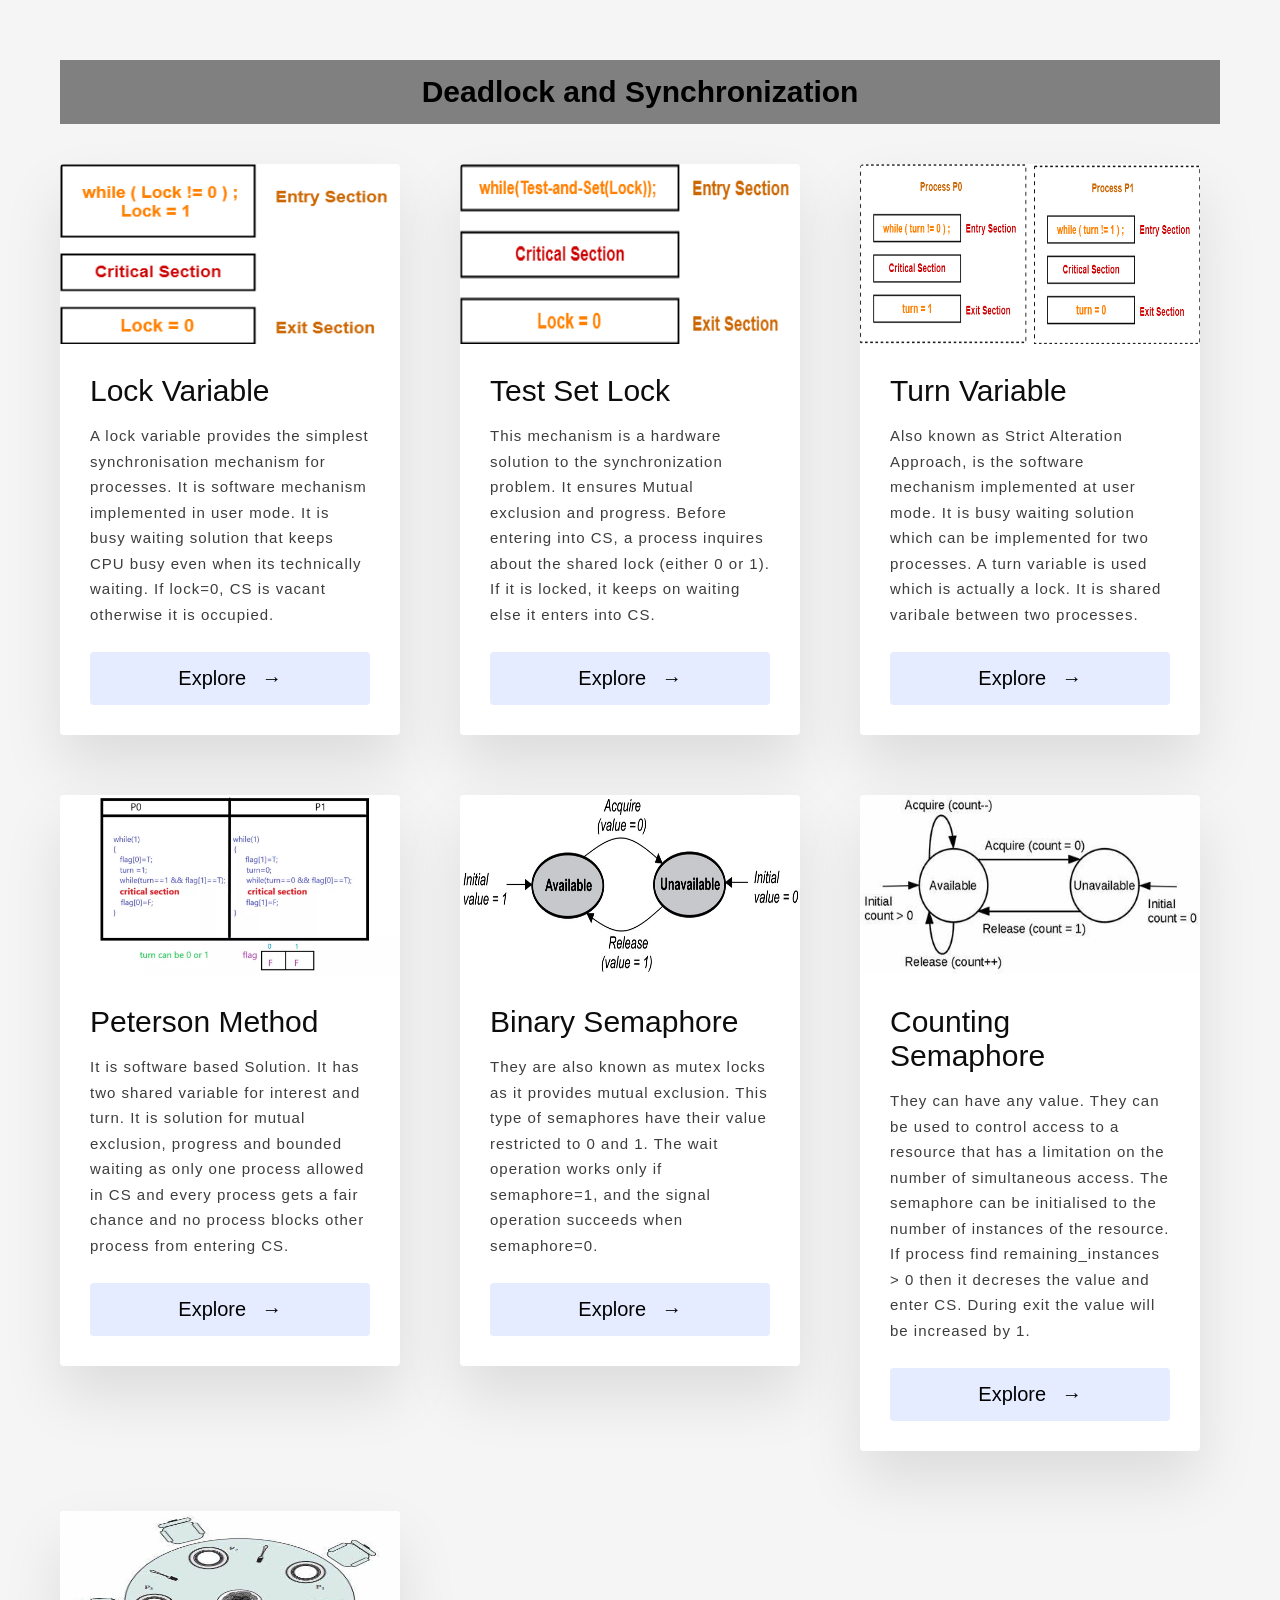
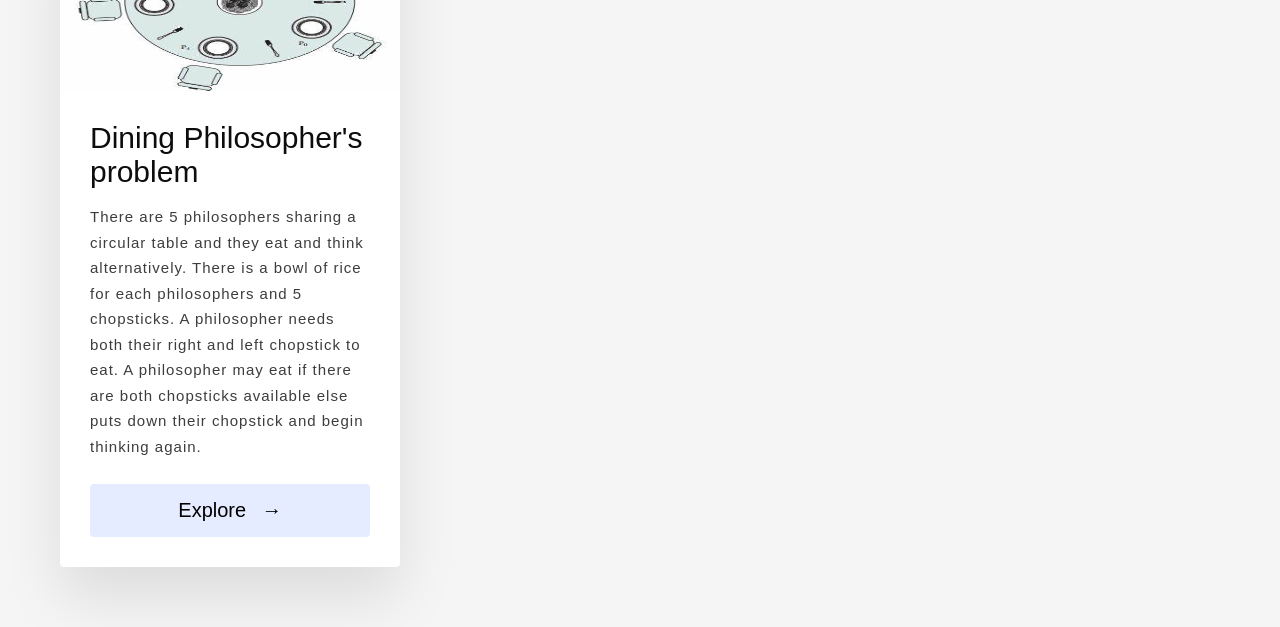
<file: synchronization/Deadlocak-Synchronization-os/index.html>
<!DOCTYPE html>
<html class="no-js" lang="en-GB">
  <head>
    <meta charset="utf-8">
    <link rel="stylesheet" type="text/css" href="home.css">
    <meta http-equiv="x-ua-compatible" content="ie=edge">
    <meta name="viewport" content="width=device-width, initial-scale=1, shrink-to-fit=no">
    <title>Deadlock and Synchronization</title>
  </head>

<body>
<div class="heading">
  <b>Deadlock and Synchronization</b>
</div>
<div class="flexible">
  <div class="grid">
    <!-- <div class="grid__item">
      <div class="card"><img class="card__img" src="images/bankers.jpg" alt="Desert">
        <div class="card__content">
          <h1 class="card__header">Banker's Algorithm</h1>
          <p class="card__text">The banker's algorithm is a resource allocation algorithm and deadlock avoidance algorithm that tests for safety by simulating the alocation for predetermined maximum possible amounts of all resources and making decision whether allocation should be allowed or not.</p>
          <a href="Bankers.html"><button class="card__btn">Explore <span>&rarr;</span></button></a>
        </div>
      </div>
    </div>   -->
    <div class="grid__item">
      <div class="card"><img class="card__img" src="images/Lock-Variable.png" alt="Lock_varia">
        <div class="card__content">
          <h1 class="card__header">Lock Variable</h1>
          <p class="card__text">A lock variable provides the simplest synchronisation mechanism for processes. It is software mechanism implemented in user mode. It is busy waiting solution that keeps CPU busy even when its technically waiting. If lock=0, CS is vacant otherwise it is occupied.</p>
          <a href="lock_variable.html"><button class="card__btn">Explore <span>&rarr;</span></button></a>
        </div>
      </div>
    </div>
    <div class="grid__item">
      <div class="card"><img class="card__img" src="images/Test-and-Set-Lock.png" alt="Test_set_lock">
        <div class="card__content">
          <h1 class="card__header">Test Set Lock</h1>
          <p class="card__text">This mechanism is a hardware solution to the synchronization problem. It ensures Mutual exclusion and progress. Before entering into CS, a process inquires about the shared lock (either 0 or 1). If it is locked, it keeps on waiting else it enters into CS.</p>
          <a href="TSL.html"><button class="card__btn">Explore <span>&rarr;</span></button></a>
        </div>
      </div>
    </div>
    <div class="grid__item">
      <div class="card"><img class="card__img" src="images/Turn-Variable.png" alt="Canyons">
        <div class="card__content">
          <h1 class="card__header">Turn Variable</h1>
          <p class="card__text">Also known as Strict Alteration Approach, is the software mechanism implemented at user mode. It is busy waiting solution which can be implemented for two processes. A turn variable is used which is actually a lock. It is shared varibale between two processes.</p>
          <a href="turn_variable.html"><button class="card__btn">Explore <span>&rarr;</span></button></a>
        </div>
      </div>
    </div>
    <div class="grid__item">
      <div class="card"><img class="card__img" src="images/peterson.jpg" alt="Canyons">
        <div class="card__content">
          <h1 class="card__header">Peterson Method</h1>
          <p class="card__text">It is software based Solution. It has two shared variable for interest and turn. It is solution for mutual exclusion, progress and bounded waiting as only one process allowed in CS and every process gets a fair chance and no process blocks other process from entering CS.</p>
          <a href="Peterson's_algorithm.html"><button class="card__btn">Explore <span>&rarr;</span></button></a>
        </div>
      </div>
    </div>
    <div class="grid__item">
      <div class="card"><img class="card__img" src="images/binary.jpg" alt="Snowy Mountains">
        <div class="card__content">
          <h1 class="card__header">Binary Semaphore</h1>
          <p class="card__text">They are also known as mutex locks as it provides mutual exclusion. This type of semaphores have their value restricted to 0 and 1. The wait operation works only if semaphore=1, and the signal operation succeeds when semaphore=0.</p>
          <a href="binary_semaphore.html"><button class="card__btn">Explore <span>&rarr;</span></button></a>
        </div>
      </div>
    </div>
    <div class="grid__item">
      <div class="card"><img class="card__img" src="images/counting.jpeg" alt="Canyons">
        <div class="card__content">
          <h1 class="card__header">Counting Semaphore</h1>
          <p class="card__text">They can have any value. They can be used to control access to a resource that has a limitation on the number of simultaneous access. The semaphore can be initialised to the number of instances of the resource. If process find remaining_instances > 0 then it decreses the value and enter CS. During exit the value will be increased by 1.</p>
          <a href="counting_semaphore.html"><button class="card__btn">Explore <span>&rarr;</span></button></a>
        </div>
      </div>
    </div>
    <!-- <div class="grid__item">
      <div class="card"><img class="card__img" src="images/producer_consumer.png" alt="Desert">
        <div class="card__content">
          <h1 class="card__header">Producer and Consumer</h1>
          <p class="card__text">It is a classical multi-process synchronisation problem. There is one producer and one consumer. Producer is producing some items until buffer is full, whereas consumer consumes the item until buffer is empty. They share same memory buffer which is of fixed size. But both cannot access the memory buffer at the same time.</p>
          <a href="p&c.html"><button class="card__btn">Explore <span>&rarr;</span></button></a>
        </div>
      </div>
    </div> -->
    <div class="grid__item">
      <div class="card"><img class="card__img" src="images/dining.jpeg" alt="Desert">
        <div class="card__content">
          <h1 class="card__header">Dining Philosopher's problem</h1>
          <p class="card__text">There are 5 philosophers sharing a circular table and they eat and think alternatively. There is a bowl of rice for each philosophers and 5 chopsticks. A philosopher needs both their right and left chopstick to eat. A philosopher may eat if there are both chopsticks available else puts down their chopstick and begin thinking again.</p>
          <a href="dining_philosophers.html"><button class="card__btn">Explore <span>&rarr;</span></button></a>
        </div>
      </div>
    </div>
  </div>
</div>
</body>
</html>
</file>
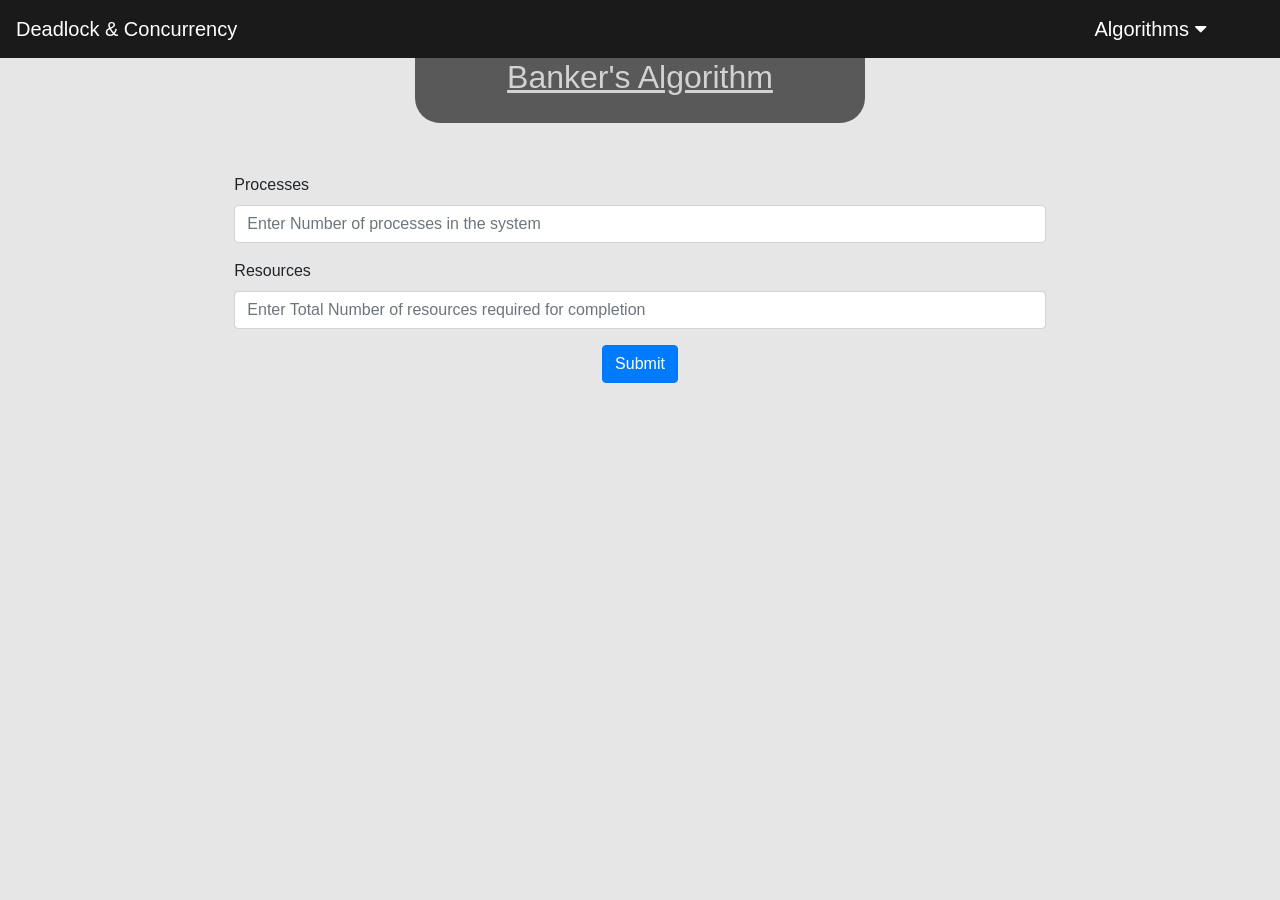
<file: synchronization/Deadlocak-Synchronization-os/Bankers.html>
<!DOCTYPE html>
<html lang="en">
<head>
    <meta charset="UTF-8">
    <meta name="viewport" content="width=device-width, initial-scale=1.0">
    <meta http-equiv="X-UA-Compatible" content="ie=edge">
    <link rel="stylesheet" href="https://cdn.jsdelivr.net/npm/bootstrap@4.5.3/dist/css/bootstrap.min.css">
    <title>Banker's Algorithm</title>
    
    <link rel="stylesheet" href="https://cdnjs.cloudflare.com/ajax/libs/font-awesome/4.7.0/css/font-awesome.min.css">
    <style>
       
       
        body {
            background-color: #e6e6e6;
        }
        
        body {
        font-family: Arial, Helvetica, sans-serif;
        margin:0;
        padding:0;
        }

        #navbar {
        overflow: hidden;
        background-color: #1a1a1a;
        }

        #navbar a {
        float: left;
        font-size: 20px;
        color: white;
        text-align: center;
        padding: 14px 16px;
        text-decoration: none;
        }

        #dropdown {
        float: right;
        overflow: hidden;
        min-width:260px;
        /*position: absolute;
        right:50px;*/
        }

        #dropdown #dropbtn {
        font-size: 20px;  
        border: none;
        outline: none;
        color: white;
        padding: 14px 16px;
        background-color: inherit;
        font-family: inherit;
        margin: 0;
        width:260px;
        }

        #navbar a:hover, #dropdown:hover #dropbtn {background-color: red;
        }

        #dropdown-content {
        display: none;
        position: absolute;
        background-color: #f9f9f9;
        min-width: 260px;
        box-shadow: 0px 8px 16px 0px rgba(0,0,0,0.2);
        z-index: 1;
        }

        #dropdown-content a {
        float: none;
        color: black;
        padding: 12px 16px;
        text-decoration: none;
        display: block;
        text-align: left;
        }

        #dropdown-content a:hover {
        background-color: #ddd;
        }

        #dropdown:hover #dropdown-content {
        display: block;
        }
        #heading {
            background-color: #595959;
            height: 65px;
            text-align: center;
            color: #d3d2d2;
            width:450px;
            margin:auto;
            margin-bottom: 50px;
            border-bottom-left-radius: 25px;
            border-bottom-right-radius: 25px;
            margin-top: -24px;
        }
    </style>
    
    
</head>
<body>
    <div id="navbar">
        <a href="index.html">Deadlock & Concurrency</a>
        <div id="dropdown">
          <button id="dropbtn">Algorithms 
            <i class="fa fa-caret-down"></i>
          </button>
          <div id="dropdown-content">
            <a href="lock_variable.html">Lock Variable</a>  
            <a href="TSL.html">TSL Mechanism</a>
            <a href="turn_variable.html">Turn Variable</a>
            <a href="binary_semaphore.html">Binary Semaphore</a>
            <a href="counting_semaphore.html">Counting Semaphore</a>
            <a href="Peterson's_algorithm.html">Peterson Solution</a>
            <a href="p&c.html">Producer & Consumer</a>
            <a href="dining_philosophers.html">Dining Philosopher</a>
            <a href="Bankers.html">Banker's algorithm</a>
            </div>
        </div> 
      </div>
    <div class="container-fluid p-4">
        <div class="row">
            <div class="col-2" id="col2"></div>
            <div class="col-8" id="col8">
                <div>
                    <div id="heading">
                        <center><u><h2>Banker's Algorithm</h2></u></center>
                    </div>
                    <form id="initial-submit" class="form" style="margin-top:50px;">
                        <div class="form-group">
                            <label for="processes">Processes</label>
                            <input type="number" class="form-control" id="processes"
                                placeholder="Enter Number of processes in the system" name="processes" required>
                        </div>
                        <div class="form-group">
                            <label for="resources">Resources</label>
                            <input type="number" class="form-control" id="resources"
                                placeholder="Enter Total Number of resources required for completion" name="resources" required>
                        </div>
                
                        <div class="text-center">
                            <button type="submit" class="btn btn-primary initial-btn">Submit</button>
                        </div>
                    </form>
                </div>
            </div>
        </div>
    </div>

    <script src="https://cdnjs.cloudflare.com/ajax/libs/jquery/3.5.1/jquery.min.js"></script>
    <script src="Bankers.js"></script>
</body>
</html>
</file>
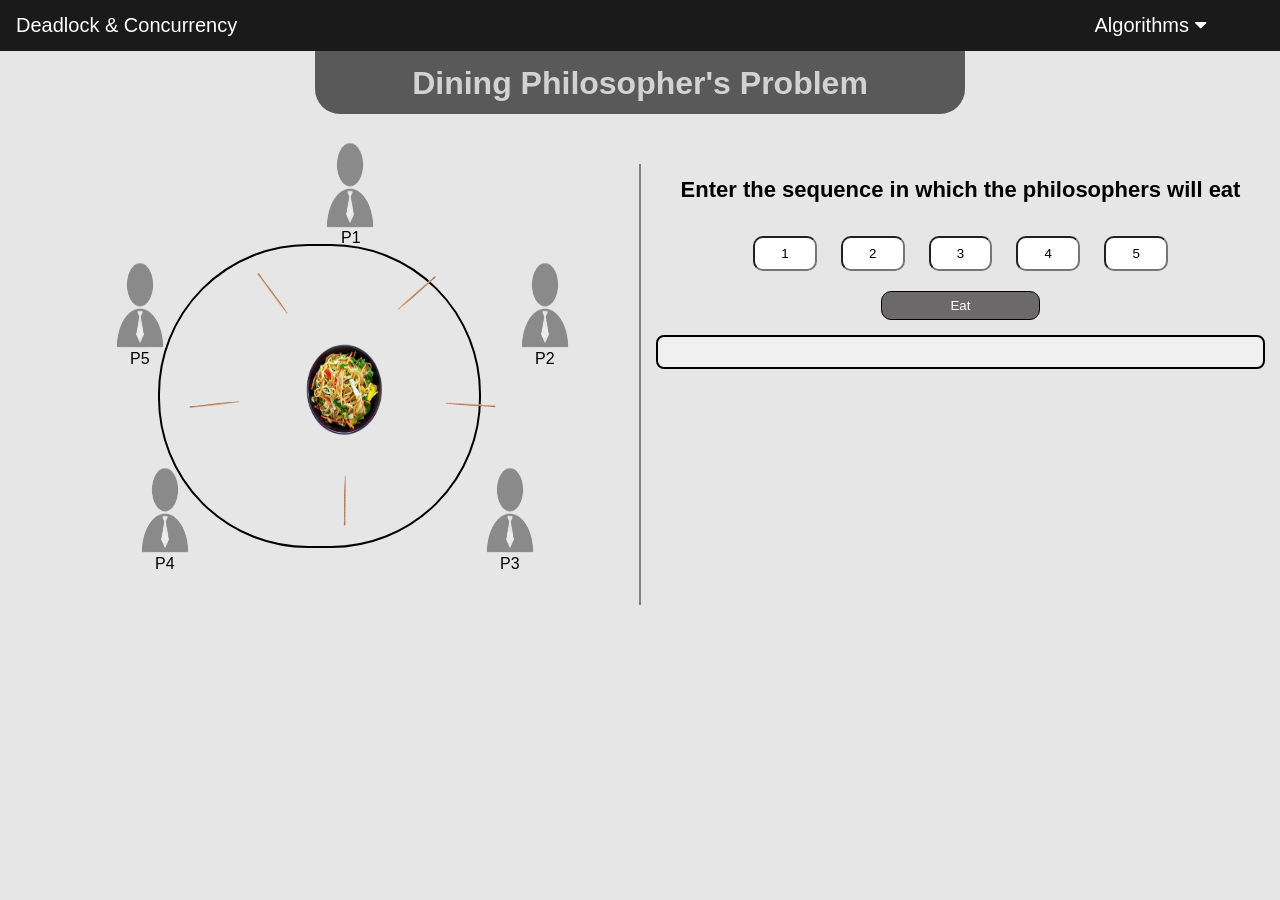
<file: synchronization/Deadlocak-Synchronization-os/dining_philosophers.html>
<!DOCTYPE html>
<html lang="en">

<head>
    <meta charset="UTF-8">
    <meta name="viewport" content="width=device-width, initial-scale=1.0">
    <title>Dining Philosopher's Problem</title>
    <script src="https://cdnjs.cloudflare.com/ajax/libs/jquery/3.5.1/jquery.min.js"></script>
    <link rel="stylesheet" href="https://cdnjs.cloudflare.com/ajax/libs/font-awesome/4.7.0/css/font-awesome.min.css">
    <style>
        * {
            margin: 0;
            padding: 0;
        }
        
        body {
            background-color: #e6e6e6;
        }
        
        body {
            font-family: Arial, Helvetica, sans-serif;
            margin: 0;
            padding: 0;
        }
        
        #navbar {
            overflow: hidden;
            background-color: #1a1a1a;
        }
        
        #navbar a {
            float: left;
            font-size: 20px;
            color: white;
            text-align: center;
            padding: 14px 16px;
            text-decoration: none;
        }
        
        #dropdown {
            float: right;
            overflow: hidden;
            min-width: 260px;
            /*position: absolute;
        right:50px;*/
        }
        
        #dropdown #dropbtn {
            font-size: 20px;
            border: none;
            outline: none;
            color: white;
            padding: 14px 16px;
            background-color: inherit;
            font-family: inherit;
            margin: 0;
            width: 260px;
        }
        
        #navbar a:hover,
        #dropdown:hover #dropbtn {
            background-color: red;
        }
        
        #dropdown-content {
            display: none;
            position: absolute;
            background-color: #f9f9f9;
            min-width: 260px;
            box-shadow: 0px 8px 16px 0px rgba(0, 0, 0, 0.2);
            z-index: 1;
        }
        
        #dropdown-content a {
            float: none;
            color: black;
            padding: 12px 16px;
            text-decoration: none;
            display: block;
            text-align: left;
        }
        
        #dropdown-content a:hover {
            background-color: #ddd;
        }
        
        #dropdown:hover #dropdown-content {
            display: block;
        }
        
        #heading {
            padding-top: 8px;
            background-color: #595959;
            height: 55px;
            text-align: center;
            color: #d3d2d2;
            width: 650px;
            margin: auto;
            margin-bottom: 50px;
            border-bottom-left-radius: 25px;
            border-bottom-right-radius: 25px;
        }
        
        #display {
            display: flex;
            flex-direction: row;
            height: 100%;
        }
        
        #table {
            border: 2px solid black;
            border-radius: 150px;
            height: 300px;
            width: 50%;
            margin: auto;
            margin-top: 80px;
        }
        
        #image {
            width: 50%;
        }
        
        .philosopher {
            height: 100px;
            width: 100px;
        }
        
        #p1 {
            position: absolute;
            top: 135px;
            left: 300px;
            opacity: 40%;
        }
        
        #p2 {
            position: absolute;
            top: 255px;
            left: 495px;
            opacity: 40%;
        }
        
        #p3 {
            position: absolute;
            top: 460px;
            left: 460px;
            opacity: 40%;
        }
        
        #p4 {
            position: absolute;
            top: 460px;
            left: 115px;
            opacity: 40%;
        }
        
        #one {
            position: absolute;
            top: 229px;
            left: 341px;
            z-index: 1;
        }
        
        #two {
            position: absolute;
            top: 350px;
            left: 535px;
            z-index: 1;
        }
        
        #three {
            position: absolute;
            top: 555px;
            left: 500px;
            z-index: 1;
        }
        
        #four {
            position: absolute;
            top: 555px;
            left: 155px;
            z-index: 1;
        }
        
        #five {
            position: absolute;
            top: 350px;
            left: 130px;
            z-index: 1;
        }
        
        #p5 {
            position: absolute;
            top: 255px;
            left: 90px;
            opacity: 40%;
        }
        
        .chopstick {
            height: 70px;
            width: 70px;
        }
        
        #c0 {
            position: absolute;
            top: 255px;
            left: 235px;
            transform: rotate(255deg);
        }
        
        #c1 {
            position: absolute;
            top: 255px;
            left: 385px;
            transform: rotate(-20deg);
        }
        
        #c2 {
            position: absolute;
            top: 370px;
            left: 440px;
            transform: rotate(25deg);
        }
        
        #c3 {
            position: absolute;
            top: 470px;
            left: 310px;
            transform: rotate(112deg);
        }
        
        #c4 {
            position: absolute;
            top: 370px;
            left: 175px;
            transform: rotate(195deg);
        }
        
        #main-bowl {
            position: absolute;
            top: 340px;
            left: 285px;
            height: 100px;
            width: 100px;
        }
        
        .noodle-bowl {
            height: 60px;
            width: 60px;
        }
        
        #b1 {
            position: absolute;
            top: 253px;
            left: 310px;
            opacity: 0%;
        }
        
        #b2 {
            position: absolute;
            top: 315px;
            left: 417px;
            opacity: 0%;
        }
        
        #b3 {
            position: absolute;
            top: 445px;
            left: 395px;
            opacity: 0%;
        }
        
        #b4 {
            position: absolute;
            top: 445px;
            left: 225px;
            opacity: 0%;
        }
        
        #blank {
            height: 57px;
        }
        
        #b5 {
            position: absolute;
            top: 315px;
            left: 188px;
            opacity: 0%;
        }
        
        #working {
            width: 50%;
            height: auto;
            display: flex;
            flex-direction: column;
            border-left: 2px solid gray;
        }
        
        #user-inp {
            text-align: center;
            margin: 13px auto;
            font-size: 22px;
            font-weight: bold;
        }
        
        #pno-inputs {
            display: flex;
            flex-direction: row;
            margin: 10px 100px;
        }
        
        input {
            width: 10%;
            margin: 10px auto;
            padding: 8px;
            text-align: center;
            border-radius: 10px;
        }
        
        button {
            width: 25%;
            margin: 0px auto;
            color: white;
            background-color: #6b6969;
            border: 1px solid black;
            padding: 6px;
            border-radius: 10px;
        }
        
        #st-list {
            border: 2px solid black;
            border-radius: 8px;
            width: 90%;
            height: auto;
            margin: 15px auto;
            background: #f4f4f4c4;
            text-align: center;
            padding: 15px;
        }
        
        li {
            list-style-type: none;
            margin-top: 4px;
            font-size: 18px;
        }
    </style>
</head>

<body>

    <div id="navbar">
        <a href="index.html">Deadlock & Concurrency</a>
        <div id="dropdown">
            <button id="dropbtn">Algorithms 
            <i class="fa fa-caret-down"></i>
          </button>
            <div id="dropdown-content">
                <a href="lock_variable.html">Lock Variable</a>
                <a href="TSL.html">TSL Mechanism</a>
                <a href="turn_variable.html">Turn Variable</a>
                <a href="binary_semaphore.html">Binary Semaphore</a>
                <a href="counting_semaphore.html">Counting Semaphore</a>
                <a href="Peterson's_algorithm.html">Peterson Solution</a>
                <a href="p&c.html">Producer & Consumer</a>
                <a href="dining_philosophers.html">Dining Philosopher</a>
                <a href="Bankers.html">Banker's algorithm</a>
            </div>
        </div>
    </div>


    <div id="heading">
        <h1 style="padding-top: 6px;">Dining Philosopher's Problem</h1>
    </div>
    <section id="display">
        <div id="image">
            <div id="table"></div>
            <img src="images/p1.png" alt="" class="philosopher" id="p1">
            <img src="images/p1.png" alt="" class="philosopher" id="p2">
            <img src="images/p1.png" alt="" class="philosopher" id="p3">
            <img src="images/p1.png" alt="" class="philosopher" id="p4">
            <img src="images/p1.png" alt="" class="philosopher" id="p5">
            <div id="one">P1</div>
            <div id="two">P2</div>
            <div id="three">P3</div>
            <div id="four">P4</div>
            <div id="five">P5</div>

            <img src="images/c1.png" alt="" class="chopstick" id="c0">
            <img src="images/c1.png" alt="" class="chopstick" id="c1">
            <img src="images/c1.png" alt="" class="chopstick" id="c2">
            <img src="images/c1.png" alt="" class="chopstick" id="c3">
            <img src="images/c1.png" alt="" class="chopstick" id="c4">
            <img src="images/n1.png" alt="" id="main-bowl">
            <img src="images/n1.png" alt="" class="noodle-bowl" id="b1">
            <img src="images/n1.png" alt="" class="noodle-bowl" id="b2">
            <img src="images/n1.png" alt="" class="noodle-bowl" id="b3">
            <img src="images/n1.png" alt="" class="noodle-bowl" id="b4">
            <img src="images/n1.png" alt="" class="noodle-bowl" id="b5">
            <div id="blank"></div>
        </div>
        <div id="working">
            <p id="user-inp">Enter the sequence in which the philosophers will eat</p>
            <div id="pno-inputs">
                <input type="text" name="pno1" id="pno1" value="1">
                <input type="text" name="pno2" id="pno2" value="2">
                <input type="text" name="pno3" id="pno3" value="3">
                <input type="text" name="pno4" id="pno4" value="4">
                <input type="text" name="pno5" id="pno5" value="5">
            </div>
            <small id="help"></small>
            <button id="eat">Eat</button>
            <!-- <p id="status"> -->
            <ul id="st-list"></ul>

        </div>
    </section>
</body>
<script>
    $(document).ready(function() {
        let chopsticks = [1, 1, 1, 1, 1];
        let no1, no2, no3, no4, no5;
        let pno_list = [1, 2, 3, 4, 5];
        let allocated_phil = [];
        let status = '';
        // $("#status").text(status);
        $("#eat").click(function() {
            status = '';
            pno_list = [];
            allocated_phil = [];
            no1 = parseInt($("#pno1").val());
            pno_list.push(no1);
            no2 = parseInt($("#pno2").val());
            pno_list.push(no2);
            no3 = parseInt($("#pno3").val());
            pno_list.push(no3);
            no4 = parseInt($("#pno4").val());
            pno_list.push(no4);
            no5 = parseInt($("#pno5").val());
            pno_list.push(no5);
            runProcess(pno_list);
        });

        function runProcess(pno_list) {


            // console.log("Checking resource availablity for Philosopher " + pno);
            status += '<li style="color: black;">Checking resource availablity for all Philosophers</li>';
            $("#st-list").html(status);
            setTimeout(() => {
                pno_list.forEach(pno => {
                    if (chopsticks[pno - 1] == 1 && chopsticks[pno % 5] == 1) {
                        console.log(pno + " " + (pno - 1) + " " + (pno % 5));
                        status += '<li style="color: green;">Allocating resources to Philosopher ' + pno + '</li>';
                        allocated_phil.push(pno);
                        pno_list = $.grep(pno_list, function(value) {
                            return value != pno;
                        });
                        $("#p" + pno).css("opacity", "100%");
                        $("#b" + pno).css("opacity", "100%");
                        $("#c" + (pno - 1)).css("opacity", "0%");
                        $("#c" + (pno % 5)).css("opacity", "0%");
                        $("#st-list").html(status);
                        chopsticks[pno - 1] = 0;
                        chopsticks[pno % 5] = 0;
                    } else {
                        status += '<li style="color: red;">Resources not available for Philosopher ' + pno + '</li>';
                        $("#st-list").html(status);
                    }
                });

                setTimeout(() => {
                    allocated_phil.forEach(pno => {
                        status += '<li style="color: black;">Philosopher ' + pno + ' is done eating. Freeing Resources</li>';
                        $("#p" + pno).css("opacity", "40%");
                        $("#b" + pno).css("opacity", "0%");
                        $("#c" + (pno - 1)).css("opacity", "100%");
                        $("#c" + (pno % 5)).css("opacity", "100%");
                        $("#st-list").html(status);
                        chopsticks[pno - 1] = 1;
                        chopsticks[pno % 5] = 1;
                        allocated_phil = $.grep(allocated_phil, function(value) {
                            return value != pno;
                        });
                    });
                    if (pno_list.length != 0) {
                        runProcess(pno_list)
                    }

                }, 3000);
            }, 2000);
        }
    });
</script>

</html>
</file>
<file: synchronization/Deadlocak-Synchronization-os/home.css>
*,
*::before,
*::after {
  margin: 0;
  padding: 0;
  box-sizing: inherit;
}

html {
  box-sizing: border-box;
  font-size: 62.5%;
}

body {
  display: block;
  justify-content: center;
  align-content: center;
  padding: 6rem;
  background-color: #f5f5f5;
  font-family: "Inter", sans-serif;
}
@media (max-width: 60em) {
  body {
    padding: 3rem;
  }
}

.flexible{
  display: flex;
  margin-top:40px;
}

.grid {
  display: grid;
  width: 114rem;
  grid-gap: 6rem;
  grid-template-columns: repeat(auto-fit, minmax(30rem, 1fr));
  align-items: start;
}

@media (max-width: 60em) {
  .grid {
    grid-gap: 3rem;
  }
}
.grid__item {
  background-color: #fff;
  border-radius: .4rem;
  overflow: hidden;
  box-shadow: 0 3rem 6rem rgba(0, 0, 0, 0.1);
  cursor: pointer;
  transition: 0.3s;
}
.grid__item:hover {
  transform: translateY(-1%);
  box-shadow: 0 4rem 8rem rgba(0, 0, 0, 0.2);
}

.card__img {
  display: block;
  width: 100%;
  height: 18rem;
  object-fit: fill;
}
.card__content {
  padding: 3rem 3rem;
}
.card__header {
  font-size: 3rem;
  font-weight: 500;
  color: #0d0d0d;
  margin-bottom: 1.5rem;
}
.card__text {
  font-size: 1.5rem;
  letter-spacing: .1rem;
  line-height: 1.7;
  color: #3d3d3d;
  margin-bottom: 2.5rem;
}
.card__btn {
  display: block;
  width: 100%;
  padding: 1.5rem;
  font-size: 2rem;
  text-align: center;
  color: #000000;
  background-color: #e6ecff;
  border: none;
  border-radius: .4rem;
  transition: 0.2s;
  cursor: pointer;
}
.card__btn span {
  margin-left: 1rem;
  transition: 0.2s;
}
.card__btn:hover, .card__btn:active {
  background-color: #dce4ff;
}
.card__btn:hover span, .card__btn:active span {
  margin-left: 1.5rem;
}

a{
    text-decoration: none;
}
.heading{
  margin-bottom: 25px;
  font-size: 30px;
  background:gray;
  text-align: center;
  padding:15px;
}
.footer{
  box-sizing: border-box;
  border: 1px solid grey;
  margin-top:60px;
  font-size:16px;
  background-color: ivory;
}

.footer .column {
  float: left;
  width: 20%;
  margin-bottom: 16px;
  padding: 0 8px;
  overflow: hidden;
}

@media screen and (max-width: 650px) {
  .footer .column {
    width: 100%;
    display: block;
  }
}

.footer .card {
  box-shadow: 0 4px 8px 0 rgba(0, 0, 0, 0.2);
}

.footer .container {
  padding: 0 16px;
}

.footer .container::after, .footer .row::after {
  content: "";
  clear: both;
  display: table;
}

.footer .title {
  color: grey;
  font-size: 16px;
  margin:5px 0px;
}
.footer h2{
  margin:5px 0px;
}

.footer p {
  margin:5px 0px;
}

.footer h1{
  padding:15px;
}
</file>
